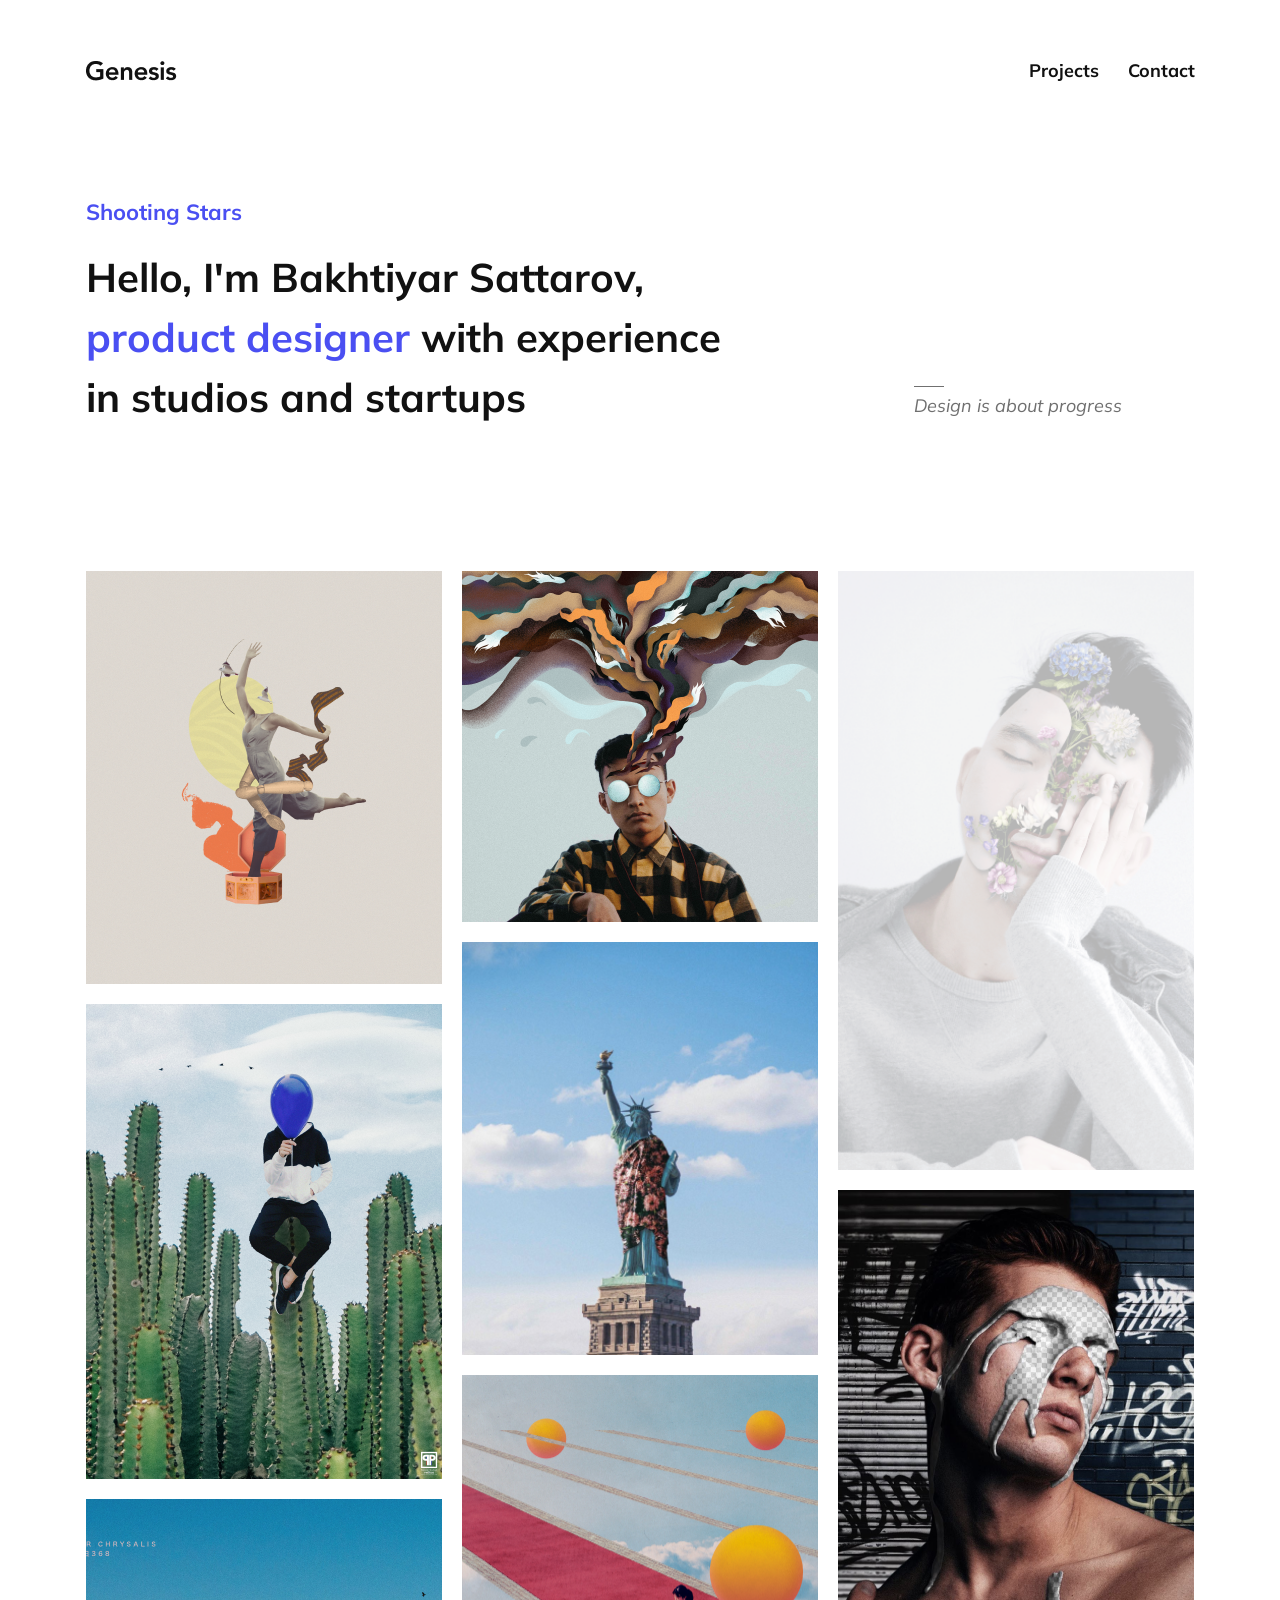
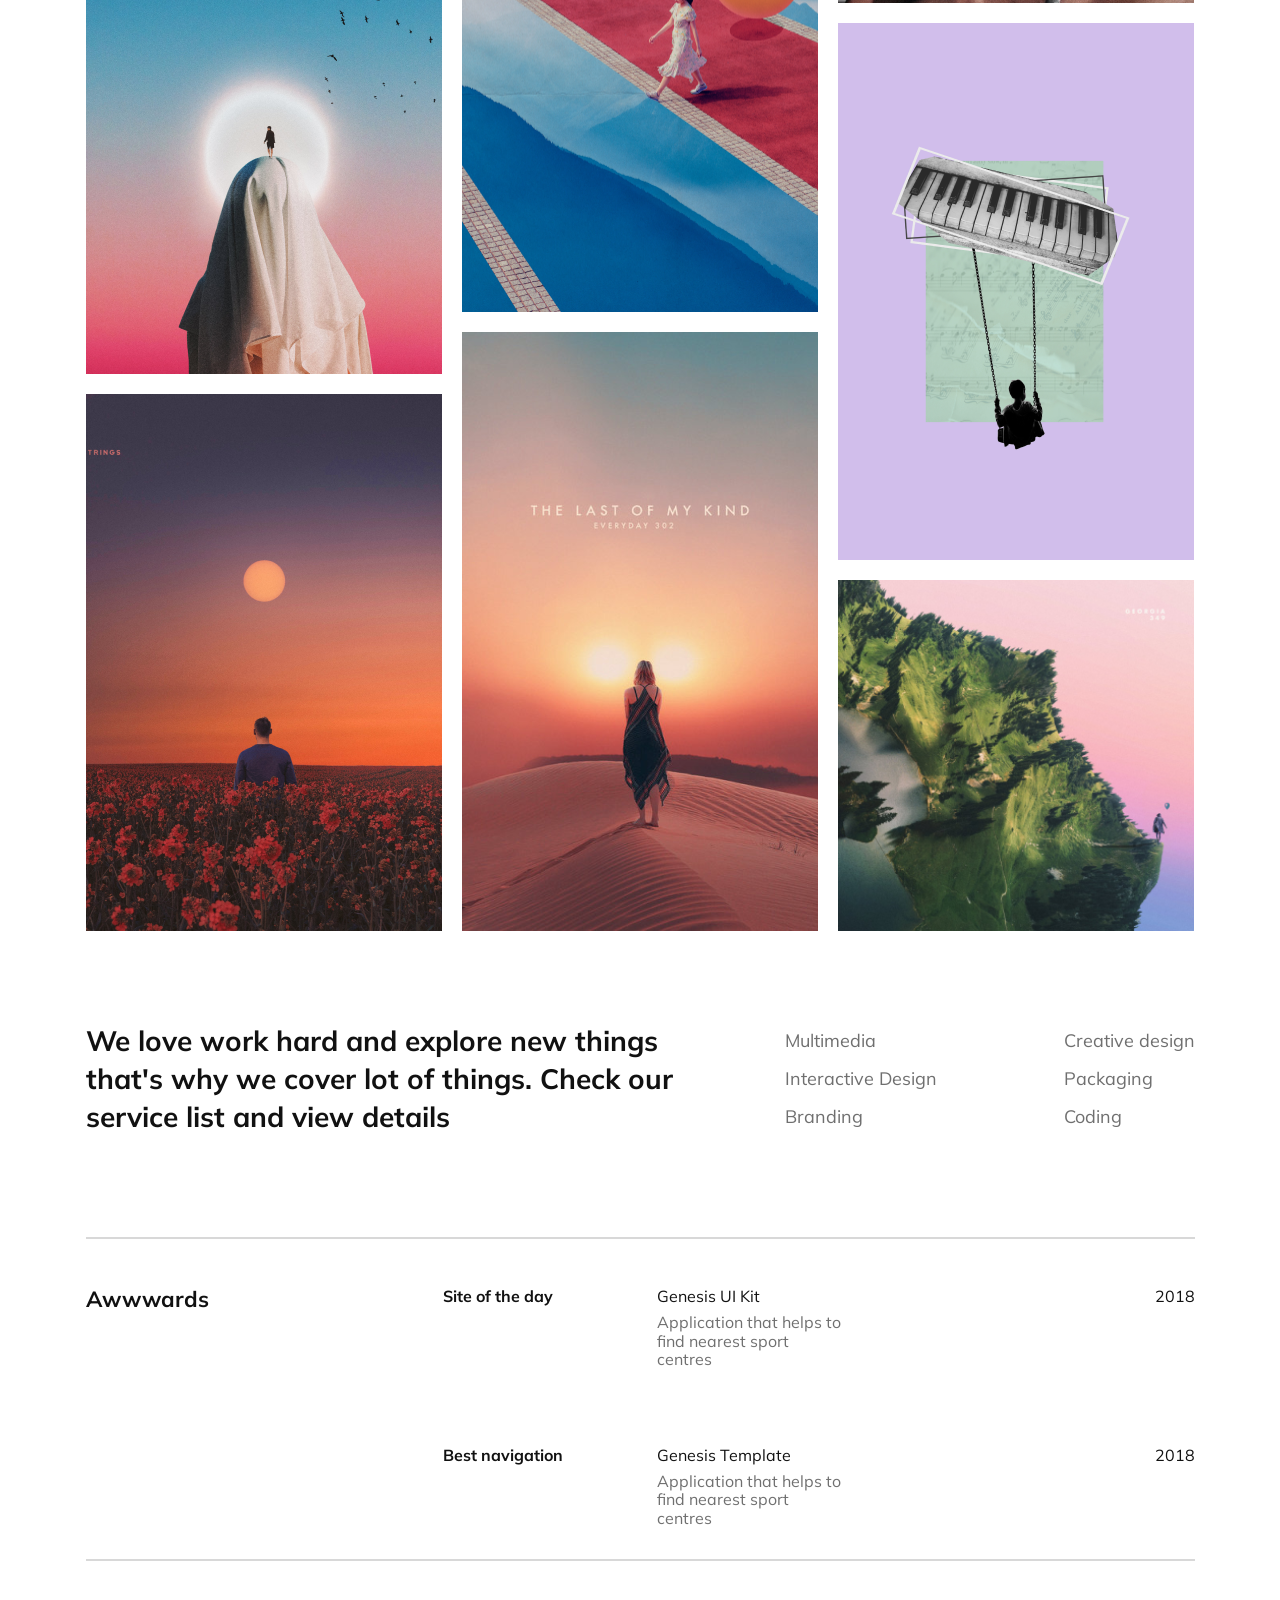
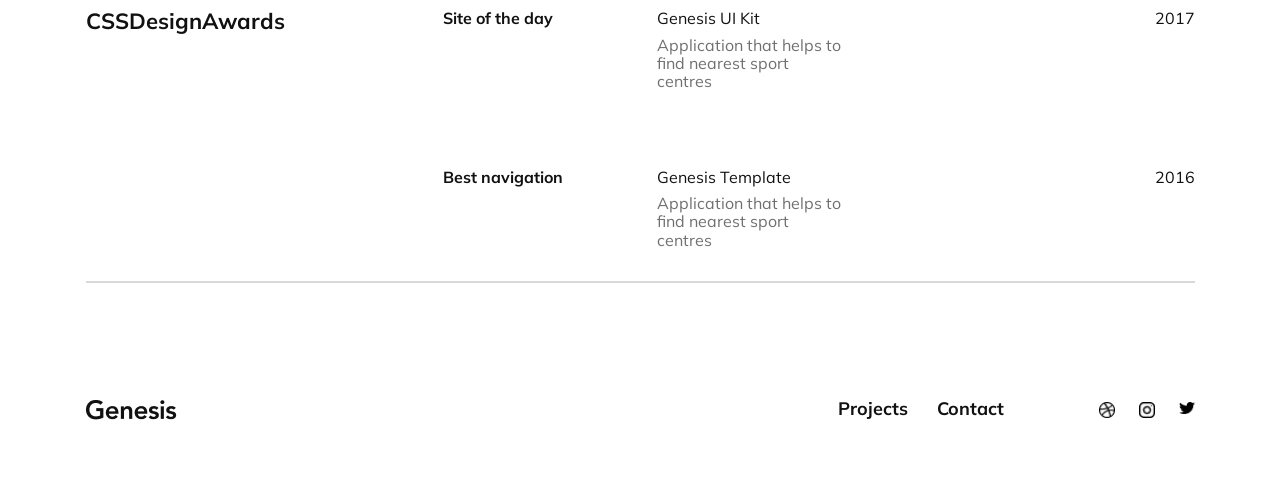
<file: index.html>
<!DOCTYPE html>
<html lang="en">
<head>
  <meta charset="UTF-8">
  <meta name="viewport" content="width=device-width, initial-scale=1.0">
  <title>Genesis</title>
  <link rel="stylesheet" href="styles/normalize.css">
  <link rel="preconnect" href="https://fonts.googleapis.com">
<link rel="preconnect" href="https://fonts.gstatic.com" crossorigin>
<link href="https://fonts.googleapis.com/css2?family=Mulish:ital,wght@0,200..1000;1,200..1000&display=swap" rel="stylesheet">
  <link rel="stylesheet" href="styles/index.css">
</head>
<body>
  <header class="header">
  <a class="header_logo" href="index.html">
  <img src="images/Logo.png" alt="Genesis">
</a>
  <nav class="nav">
    <ul class="nav_list">
      <li class="nav_li"><a class="nav_link" href="pages/project.html">Projects</a></li>
      <li class="nav_li"><a class="nav_link" href="pages/contact.html">Contact</a></li>
    </ul>
  </nav>
</header>

<main>
  <section class="hero">
    <div class="hero_text">
      <p class="hero_label">Shooting Stars</p>
      <h1 class="hero_title">
        Hello, I'm Bakhtiyar Sattarov,
        <span class="hero_highlight">product designer</span>
        with experience in studios and startups
      </h1>
    </div>
    <div class="hero_quote">
  <span class="hero_line"></span>
  <p class="hero_quoteText">Design is about progress</p>
</div>
  </section>

  <section class="grid__position">
  <div class="grid__container">
    <div class="grid__image-one column-left"><img src="images/image1.png" alt="Portfolio Image"></div>
    <div class="grid__image-two column-middle"><img src="images/image2.png" alt="Portfolio Image"></div>
    <div class="grid__image-three column-right"><img src="images/image3.png" alt="Portfolio Image"></div>
    <div class="grid__image-four column-left"><img src="images/image4.png" alt="Portfolio Image"></div>
    <div class="grid__image-five column-middle"><img src="images/image5.png" alt="Portfolio Image"></div>
    <div class="grid__image-six column-right"><img src="images/image6.png" alt="Portfolio Image"></div>
    <div class="grid__image-seven column-left"><img src="images/image7.png" alt="Portfolio Image"></div>
    <div class="grid__image-eight column-middle"><img src="images/image8.png" alt="Portfolio Image"></div>
    <div class="grid__image-nine column-right"><img src="images/image9.png" alt="Portfolio Image"></div>
    <div class="grid__image-ten column-left"><img src="images/image10.png" alt="Portfolio Image"></div>
    <div class="grid__image-eleven column-middle"><img src="images/image11.png" alt="Portfolio Image"></div>
    <div class="grid__image-twelve column-right"><img src="images/image12.png" alt="Portfolio Image"></div>
  </div>
</section>

<section class="services">
  <h2 class="services_title">We love work hard and explore new things that's why we cover lot of things. Check our service list and view details</h2>

  <div class="services_lists">
    <ul class="services_list">
      <li>Multimedia</li>
      <li>Interactive Design</li>
      <li>Branding</li>
    </ul>
    <ul class="services_list">
      <li>Creative design</li>
      <li>Packaging</li>
      <li>Coding</li>
    </ul>
  </div>
</section>

<section class="awards">

  <div class="awards_block">
    <h3 class="awards_site">Awwwards</h3>
    <div class="awards_items">
      <div class="awards_item">
        <p class="awards_category">Site of the day</p>
        <div class="awards_project">
          <p class="awards_name">Genesis UI Kit</p>
          <p class="awards_text">Application that helps to find nearest sport centres</p>
        </div>
        <p class="awards_year">2018</p>
      </div>
      <div class="awards_item">
        <p class="awards_category">Best navigation</p>
        <div class="awards_project">
          <p class="awards_name">Genesis Template</p>
          <p class="awards_text">Application that helps to find nearest sport centres</p>
        </div>
        <p class="awards_year">2018</p>
      </div>
    </div>
  </div>

   <div class="awards_block">
    <h3 class="awards_site">CSSDesignAwards</h3>
    <div class="awards_items">
      <div class="awards_item">
        <p class="awards_category">Site of the day</p>
        <div class="awards_project">
          <p class="awards_name">Genesis UI Kit</p>
          <p class="awards_text">Application that helps to find nearest sport centres</p>
        </div>
        <p class="awards_year">2017</p>
      </div>
      <div class="awards_item">
        <p class="awards_category">Best navigation</p>
        <div class="awards_project">
          <p class="awards_name">Genesis Template</p>
          <p class="awards_text">Application that helps to find nearest sport centres</p>
        </div>
        <p class="awards_year">2016</p>
      </div>
    </div>
  </div>

</section>

  

</section>


</main>

<footer class="footer">
  <a class="footer_logo" href="index.html">
    <img src="images/Logo.png" alt="Genesis">
  </a>

  <div class="footer_right">
    <nav class="nav">
      <ul class="nav_list">
        <li class="nav_li"><a class="nav_link" href="pages/project.html">Projects</a></li>
        <li class="nav_li"><a class="nav_link" href="pages/contact.html">Contact</a></li>
      </ul>
    </nav>

    <ul class="footer_social">
      <li><a href="#"><img src="images/dribbble.png" alt="Dribbble"></a></li>
      <li><a href="#"><img src="images/instagram.png" alt="Instagram"></a></li>
      <li><a href="#"><img src="images/twitter.png" alt="Twitter"></a></li>
    </ul>
  </div>
</footer>
  
</body>
</html>
</file>
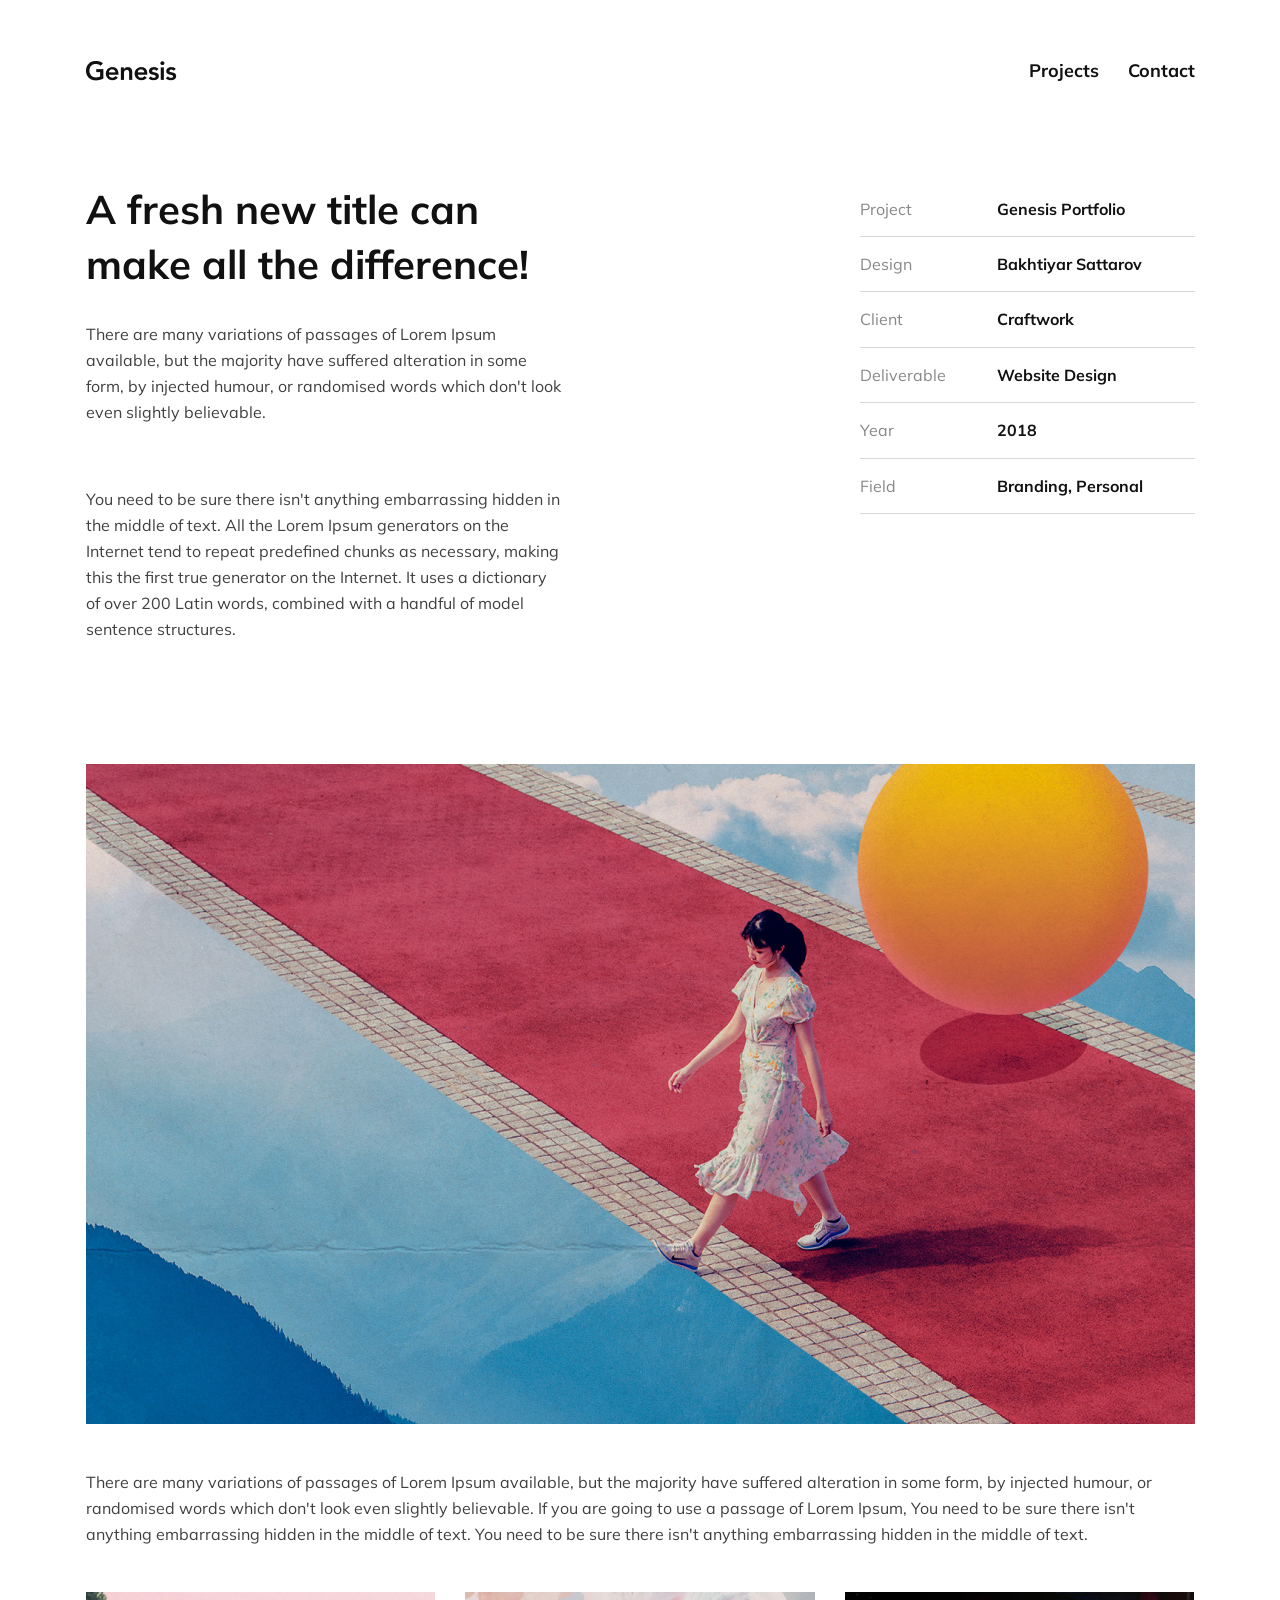
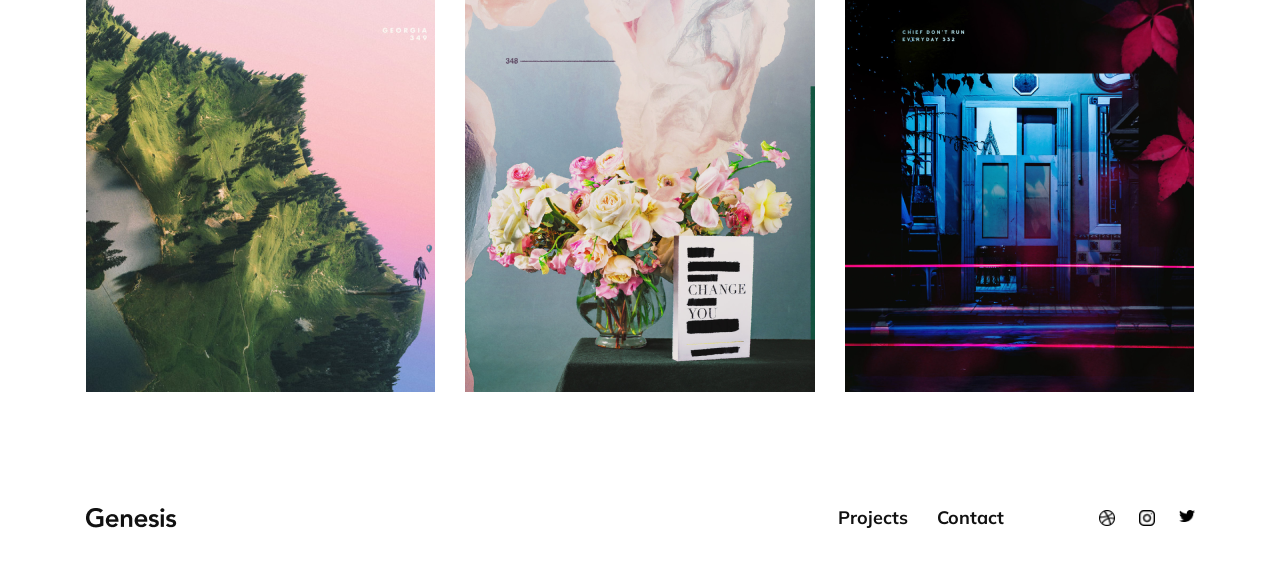
<file: pages/project.html>
<!DOCTYPE html>
<html lang="en">
<head>
  <meta charset="UTF-8">
  <meta name="viewport" content="width=device-width, initial-scale=1.0">
  <title>Project Details</title>
  <link rel="stylesheet" href="../styles/normalize.css">
  <link href="https://fonts.googleapis.com/css2?family=Mulish:ital,wght@0,200..1000;1,200..1000&display=swap" rel="stylesheet">
  <link rel="stylesheet" href="../styles/index.css">
</head>
<body>

  <header class="header">
    <a class="header_logo" href="../index.html">
      <img src="../images/Logo.png" alt="Genesis">
    </a>
    <nav class="nav">
      <ul class="nav_list">
        <li class="nav_li"><a class="nav_link" href="project.html">Projects</a></li>
        <li class="nav_li"><a class="nav_link" href="contact.html">Contact</a></li>
      </ul>
    </nav>
  </header>

  <main>
    <section class="intro">
  <div class="intro_text">
    <h1 class="intro_title">A fresh new title can make all the difference!</h1>
    <p class="intro_paragraph">There are many variations of passages of Lorem Ipsum available, but the majority have suffered alteration in some form, by injected humour, or randomised words which don't look even slightly believable.</p>
    <p class="intro_paragraph">You need to be sure there isn't anything embarrassing hidden in the middle of text. All the Lorem Ipsum generators on the Internet tend to repeat predefined chunks as necessary, making this the first true generator on the Internet. It uses a dictionary of over 200 Latin words, combined with a handful of model sentence structures.</p>
  </div>

  <ul class="intro_info">
    <li class="intro_row"><span class="intro_label">Project</span><span class="intro_value">Genesis Portfolio</span></li>
    <li class="intro_row"><span class="intro_label">Design</span><span class="intro_value">Bakhtiyar Sattarov</span></li>
    <li class="intro_row"><span class="intro_label">Client</span><span class="intro_value">Craftwork</span></li>
    <li class="intro_row"><span class="intro_label">Deliverable</span><span class="intro_value">Website Design</span></li>
    <li class="intro_row"><span class="intro_label">Year</span><span class="intro_value">2018</span></li>
    <li class="intro_row"><span class="intro_label">Field</span><span class="intro_value">Branding, Personal</span></li>
  </ul>
</section>


<section class="feature">
  <img class="feature_img" src="../images/project-main.png" alt="Woman walking on a red path">
  <p class="feature_text">There are many variations of passages of Lorem Ipsum available, but the majority have suffered alteration in some form, by injected humour, or randomised words which don't look even slightly believable. If you are going to use a passage of Lorem Ipsum, You need to be sure there isn't anything embarrassing hidden in the middle of text. You need to be sure there isn't anything embarrassing hidden in the middle of text.</p>
</section>

<section class="related">
  <img class="related_img" src="../images/project-1.png" alt="Green island against a pink sky">
  <img class="related_img" src="../images/project-2.png" alt="Flowers in a vase">
  <img class="related_img" src="../images/project-3.png" alt="Blue lit doorway">
</section>

  </main>

  <footer class="footer">
    <a class="footer_logo" href="../index.html">
      <img src="../images/Logo.png" alt="Genesis">
    </a>
    <div class="footer_right">
      <nav class="nav">
        <ul class="nav_list">
          <li class="nav_li"><a class="nav_link" href="project.html">Projects</a></li>
          <li class="nav_li"><a class="nav_link" href="contact.html">Contact</a></li>
        </ul>
      </nav>
      <ul class="footer_social">
        <li><a href="#"><img src="../images/dribbble.png" alt="Dribbble"></a></li>
        <li><a href="#"><img src="../images/instagram.png" alt="Instagram"></a></li>
        <li><a href="#"><img src="../images/twitter.png" alt="Twitter"></a></li>
      </ul>
    </div>
  </footer>

</body>
</html>
</file>
<file: styles/index.css>
.header{color:#111111;display:-webkit-box;display:-ms-flexbox;display:flex;-webkit-box-pack:justify;-ms-flex-pack:justify;justify-content:space-between;-webkit-box-align:center;-ms-flex-align:center;align-items:center;padding-top:61px}.header_logo{color:#111111;text-decoration:none}img{display:block}.nav_list{display:-webkit-box;display:-ms-flexbox;display:flex;gap:29px;list-style:none;margin:0;padding:0}.nav_link{color:#111111;text-decoration:none;font-size:18px;font-weight:700}.hero{display:-webkit-box;display:-ms-flexbox;display:flex;-webkit-box-pack:justify;-ms-flex-pack:justify;justify-content:space-between;-webkit-box-align:end;-ms-flex-align:end;align-items:flex-end;padding-top:96px}.hero_label{color:#4a4ff2;font-size:22px;font-weight:700}.hero_title{font-size:40px;font-weight:700;line-height:60px;max-width:635px;margin:0}.hero_highlight{color:#4a4ff2}.hero_quote{display:-webkit-box;display:-ms-flexbox;display:flex;-webkit-box-orient:vertical;-webkit-box-direction:normal;-ms-flex-direction:column;flex-direction:column;gap:9px;margin-right:73px;margin-bottom:10px}.hero_line{width:30px;height:1px;background:#111111;opacity:0.6}.hero_quoteText{font-size:18px;font-style:italic;opacity:0.6;margin:0}.grid__position{padding-top:144px}.grid__container{width:100%;height:1960px;display:-ms-grid;display:grid;-ms-grid-columns:1fr 20px 1fr 20px 1fr 20px 1fr 20px 1fr 20px 1fr 20px 1fr 20px 1fr 20px 1fr;grid-template-columns:repeat(9,1fr);-ms-grid-rows:1fr 20px 1fr 20px 1fr 20px 1fr 20px 1fr 20px 1fr 20px 1fr 20px 1fr 20px 1fr 20px 1fr 20px 1fr 20px 1fr 20px 1fr 20px 1fr 20px 1fr 20px 1fr 20px 1fr 20px 1fr 20px 1fr 20px 1fr 20px 1fr 20px 1fr 20px 1fr 20px 1fr 20px 1fr 20px 1fr 20px 1fr 20px 1fr 20px 1fr 20px 1fr 20px 1fr 20px 1fr;grid-template-rows:repeat(32,1fr);grid-gap:20px}.grid__container>:first-child{-ms-grid-row:1;-ms-grid-column:1}.grid__container>:nth-child(2){-ms-grid-row:1;-ms-grid-column:3}.grid__container>:nth-child(3){-ms-grid-row:1;-ms-grid-column:5}.grid__container>:nth-child(4){-ms-grid-row:1;-ms-grid-column:7}.grid__container>:nth-child(5){-ms-grid-row:1;-ms-grid-column:9}.grid__container>:nth-child(6){-ms-grid-row:1;-ms-grid-column:11}.grid__container>:nth-child(7){-ms-grid-row:1;-ms-grid-column:13}.grid__container>:nth-child(8){-ms-grid-row:1;-ms-grid-column:15}.grid__container>:nth-child(9){-ms-grid-row:1;-ms-grid-column:17}.grid__container>:nth-child(10){-ms-grid-row:3;-ms-grid-column:1}.grid__container>:nth-child(11){-ms-grid-row:3;-ms-grid-column:3}.grid__container>:nth-child(12){-ms-grid-row:3;-ms-grid-column:5}.grid__container>:nth-child(13){-ms-grid-row:3;-ms-grid-column:7}.grid__container>:nth-child(14){-ms-grid-row:3;-ms-grid-column:9}.grid__container>:nth-child(15){-ms-grid-row:3;-ms-grid-column:11}.grid__container>:nth-child(16){-ms-grid-row:3;-ms-grid-column:13}.grid__container>:nth-child(17){-ms-grid-row:3;-ms-grid-column:15}.grid__container>:nth-child(18){-ms-grid-row:3;-ms-grid-column:17}.grid__container>:nth-child(19){-ms-grid-row:5;-ms-grid-column:1}.grid__container>:nth-child(20){-ms-grid-row:5;-ms-grid-column:3}.grid__container>:nth-child(21){-ms-grid-row:5;-ms-grid-column:5}.grid__container>:nth-child(22){-ms-grid-row:5;-ms-grid-column:7}.grid__container>:nth-child(23){-ms-grid-row:5;-ms-grid-column:9}.grid__container>:nth-child(24){-ms-grid-row:5;-ms-grid-column:11}.grid__container>:nth-child(25){-ms-grid-row:5;-ms-grid-column:13}.grid__container>:nth-child(26){-ms-grid-row:5;-ms-grid-column:15}.grid__container>:nth-child(27){-ms-grid-row:5;-ms-grid-column:17}.grid__container>:nth-child(28){-ms-grid-row:7;-ms-grid-column:1}.grid__container>:nth-child(29){-ms-grid-row:7;-ms-grid-column:3}.grid__container>:nth-child(30){-ms-grid-row:7;-ms-grid-column:5}.grid__container>:nth-child(31){-ms-grid-row:7;-ms-grid-column:7}.grid__container>:nth-child(32){-ms-grid-row:7;-ms-grid-column:9}.grid__container>:nth-child(33){-ms-grid-row:7;-ms-grid-column:11}.grid__container>:nth-child(34){-ms-grid-row:7;-ms-grid-column:13}.grid__container>:nth-child(35){-ms-grid-row:7;-ms-grid-column:15}.grid__container>:nth-child(36){-ms-grid-row:7;-ms-grid-column:17}.grid__container>:nth-child(37){-ms-grid-row:9;-ms-grid-column:1}.grid__container>:nth-child(38){-ms-grid-row:9;-ms-grid-column:3}.grid__container>:nth-child(39){-ms-grid-row:9;-ms-grid-column:5}.grid__container>:nth-child(40){-ms-grid-row:9;-ms-grid-column:7}.grid__container>:nth-child(41){-ms-grid-row:9;-ms-grid-column:9}.grid__container>:nth-child(42){-ms-grid-row:9;-ms-grid-column:11}.grid__container>:nth-child(43){-ms-grid-row:9;-ms-grid-column:13}.grid__container>:nth-child(44){-ms-grid-row:9;-ms-grid-column:15}.grid__container>:nth-child(45){-ms-grid-row:9;-ms-grid-column:17}.grid__container>:nth-child(46){-ms-grid-row:11;-ms-grid-column:1}.grid__container>:nth-child(47){-ms-grid-row:11;-ms-grid-column:3}.grid__container>:nth-child(48){-ms-grid-row:11;-ms-grid-column:5}.grid__container>:nth-child(49){-ms-grid-row:11;-ms-grid-column:7}.grid__container>:nth-child(50){-ms-grid-row:11;-ms-grid-column:9}.grid__container>:nth-child(51){-ms-grid-row:11;-ms-grid-column:11}.grid__container>:nth-child(52){-ms-grid-row:11;-ms-grid-column:13}.grid__container>:nth-child(53){-ms-grid-row:11;-ms-grid-column:15}.grid__container>:nth-child(54){-ms-grid-row:11;-ms-grid-column:17}.grid__container>:nth-child(55){-ms-grid-row:13;-ms-grid-column:1}.grid__container>:nth-child(56){-ms-grid-row:13;-ms-grid-column:3}.grid__container>:nth-child(57){-ms-grid-row:13;-ms-grid-column:5}.grid__container>:nth-child(58){-ms-grid-row:13;-ms-grid-column:7}.grid__container>:nth-child(59){-ms-grid-row:13;-ms-grid-column:9}.grid__container>:nth-child(60){-ms-grid-row:13;-ms-grid-column:11}.grid__container>:nth-child(61){-ms-grid-row:13;-ms-grid-column:13}.grid__container>:nth-child(62){-ms-grid-row:13;-ms-grid-column:15}.grid__container>:nth-child(63){-ms-grid-row:13;-ms-grid-column:17}.grid__container>:nth-child(64){-ms-grid-row:15;-ms-grid-column:1}.grid__container>:nth-child(65){-ms-grid-row:15;-ms-grid-column:3}.grid__container>:nth-child(66){-ms-grid-row:15;-ms-grid-column:5}.grid__container>:nth-child(67){-ms-grid-row:15;-ms-grid-column:7}.grid__container>:nth-child(68){-ms-grid-row:15;-ms-grid-column:9}.grid__container>:nth-child(69){-ms-grid-row:15;-ms-grid-column:11}.grid__container>:nth-child(70){-ms-grid-row:15;-ms-grid-column:13}.grid__container>:nth-child(71){-ms-grid-row:15;-ms-grid-column:15}.grid__container>:nth-child(72){-ms-grid-row:15;-ms-grid-column:17}.grid__container>:nth-child(73){-ms-grid-row:17;-ms-grid-column:1}.grid__container>:nth-child(74){-ms-grid-row:17;-ms-grid-column:3}.grid__container>:nth-child(75){-ms-grid-row:17;-ms-grid-column:5}.grid__container>:nth-child(76){-ms-grid-row:17;-ms-grid-column:7}.grid__container>:nth-child(77){-ms-grid-row:17;-ms-grid-column:9}.grid__container>:nth-child(78){-ms-grid-row:17;-ms-grid-column:11}.grid__container>:nth-child(79){-ms-grid-row:17;-ms-grid-column:13}.grid__container>:nth-child(80){-ms-grid-row:17;-ms-grid-column:15}.grid__container>:nth-child(81){-ms-grid-row:17;-ms-grid-column:17}.grid__container>:nth-child(82){-ms-grid-row:19;-ms-grid-column:1}.grid__container>:nth-child(83){-ms-grid-row:19;-ms-grid-column:3}.grid__container>:nth-child(84){-ms-grid-row:19;-ms-grid-column:5}.grid__container>:nth-child(85){-ms-grid-row:19;-ms-grid-column:7}.grid__container>:nth-child(86){-ms-grid-row:19;-ms-grid-column:9}.grid__container>:nth-child(87){-ms-grid-row:19;-ms-grid-column:11}.grid__container>:nth-child(88){-ms-grid-row:19;-ms-grid-column:13}.grid__container>:nth-child(89){-ms-grid-row:19;-ms-grid-column:15}.grid__container>:nth-child(90){-ms-grid-row:19;-ms-grid-column:17}.grid__container>:nth-child(91){-ms-grid-row:21;-ms-grid-column:1}.grid__container>:nth-child(92){-ms-grid-row:21;-ms-grid-column:3}.grid__container>:nth-child(93){-ms-grid-row:21;-ms-grid-column:5}.grid__container>:nth-child(94){-ms-grid-row:21;-ms-grid-column:7}.grid__container>:nth-child(95){-ms-grid-row:21;-ms-grid-column:9}.grid__container>:nth-child(96){-ms-grid-row:21;-ms-grid-column:11}.grid__container>:nth-child(97){-ms-grid-row:21;-ms-grid-column:13}.grid__container>:nth-child(98){-ms-grid-row:21;-ms-grid-column:15}.grid__container>:nth-child(99){-ms-grid-row:21;-ms-grid-column:17}.grid__container>:nth-child(100){-ms-grid-row:23;-ms-grid-column:1}.grid__container>:nth-child(101){-ms-grid-row:23;-ms-grid-column:3}.grid__container>:nth-child(102){-ms-grid-row:23;-ms-grid-column:5}.grid__container>:nth-child(103){-ms-grid-row:23;-ms-grid-column:7}.grid__container>:nth-child(104){-ms-grid-row:23;-ms-grid-column:9}.grid__container>:nth-child(105){-ms-grid-row:23;-ms-grid-column:11}.grid__container>:nth-child(106){-ms-grid-row:23;-ms-grid-column:13}.grid__container>:nth-child(107){-ms-grid-row:23;-ms-grid-column:15}.grid__container>:nth-child(108){-ms-grid-row:23;-ms-grid-column:17}.grid__container>:nth-child(109){-ms-grid-row:25;-ms-grid-column:1}.grid__container>:nth-child(110){-ms-grid-row:25;-ms-grid-column:3}.grid__container>:nth-child(111){-ms-grid-row:25;-ms-grid-column:5}.grid__container>:nth-child(112){-ms-grid-row:25;-ms-grid-column:7}.grid__container>:nth-child(113){-ms-grid-row:25;-ms-grid-column:9}.grid__container>:nth-child(114){-ms-grid-row:25;-ms-grid-column:11}.grid__container>:nth-child(115){-ms-grid-row:25;-ms-grid-column:13}.grid__container>:nth-child(116){-ms-grid-row:25;-ms-grid-column:15}.grid__container>:nth-child(117){-ms-grid-row:25;-ms-grid-column:17}.grid__container>:nth-child(118){-ms-grid-row:27;-ms-grid-column:1}.grid__container>:nth-child(119){-ms-grid-row:27;-ms-grid-column:3}.grid__container>:nth-child(120){-ms-grid-row:27;-ms-grid-column:5}.grid__container>:nth-child(121){-ms-grid-row:27;-ms-grid-column:7}.grid__container>:nth-child(122){-ms-grid-row:27;-ms-grid-column:9}.grid__container>:nth-child(123){-ms-grid-row:27;-ms-grid-column:11}.grid__container>:nth-child(124){-ms-grid-row:27;-ms-grid-column:13}.grid__container>:nth-child(125){-ms-grid-row:27;-ms-grid-column:15}.grid__container>:nth-child(126){-ms-grid-row:27;-ms-grid-column:17}.grid__container>:nth-child(127){-ms-grid-row:29;-ms-grid-column:1}.grid__container>:nth-child(128){-ms-grid-row:29;-ms-grid-column:3}.grid__container>:nth-child(129){-ms-grid-row:29;-ms-grid-column:5}.grid__container>:nth-child(130){-ms-grid-row:29;-ms-grid-column:7}.grid__container>:nth-child(131){-ms-grid-row:29;-ms-grid-column:9}.grid__container>:nth-child(132){-ms-grid-row:29;-ms-grid-column:11}.grid__container>:nth-child(133){-ms-grid-row:29;-ms-grid-column:13}.grid__container>:nth-child(134){-ms-grid-row:29;-ms-grid-column:15}.grid__container>:nth-child(135){-ms-grid-row:29;-ms-grid-column:17}.grid__container>:nth-child(136){-ms-grid-row:31;-ms-grid-column:1}.grid__container>:nth-child(137){-ms-grid-row:31;-ms-grid-column:3}.grid__container>:nth-child(138){-ms-grid-row:31;-ms-grid-column:5}.grid__container>:nth-child(139){-ms-grid-row:31;-ms-grid-column:7}.grid__container>:nth-child(140){-ms-grid-row:31;-ms-grid-column:9}.grid__container>:nth-child(141){-ms-grid-row:31;-ms-grid-column:11}.grid__container>:nth-child(142){-ms-grid-row:31;-ms-grid-column:13}.grid__container>:nth-child(143){-ms-grid-row:31;-ms-grid-column:15}.grid__container>:nth-child(144){-ms-grid-row:31;-ms-grid-column:17}.grid__container>:nth-child(145){-ms-grid-row:33;-ms-grid-column:1}.grid__container>:nth-child(146){-ms-grid-row:33;-ms-grid-column:3}.grid__container>:nth-child(147){-ms-grid-row:33;-ms-grid-column:5}.grid__container>:nth-child(148){-ms-grid-row:33;-ms-grid-column:7}.grid__container>:nth-child(149){-ms-grid-row:33;-ms-grid-column:9}.grid__container>:nth-child(150){-ms-grid-row:33;-ms-grid-column:11}.grid__container>:nth-child(151){-ms-grid-row:33;-ms-grid-column:13}.grid__container>:nth-child(152){-ms-grid-row:33;-ms-grid-column:15}.grid__container>:nth-child(153){-ms-grid-row:33;-ms-grid-column:17}.grid__container>:nth-child(154){-ms-grid-row:35;-ms-grid-column:1}.grid__container>:nth-child(155){-ms-grid-row:35;-ms-grid-column:3}.grid__container>:nth-child(156){-ms-grid-row:35;-ms-grid-column:5}.grid__container>:nth-child(157){-ms-grid-row:35;-ms-grid-column:7}.grid__container>:nth-child(158){-ms-grid-row:35;-ms-grid-column:9}.grid__container>:nth-child(159){-ms-grid-row:35;-ms-grid-column:11}.grid__container>:nth-child(160){-ms-grid-row:35;-ms-grid-column:13}.grid__container>:nth-child(161){-ms-grid-row:35;-ms-grid-column:15}.grid__container>:nth-child(162){-ms-grid-row:35;-ms-grid-column:17}.grid__container>:nth-child(163){-ms-grid-row:37;-ms-grid-column:1}.grid__container>:nth-child(164){-ms-grid-row:37;-ms-grid-column:3}.grid__container>:nth-child(165){-ms-grid-row:37;-ms-grid-column:5}.grid__container>:nth-child(166){-ms-grid-row:37;-ms-grid-column:7}.grid__container>:nth-child(167){-ms-grid-row:37;-ms-grid-column:9}.grid__container>:nth-child(168){-ms-grid-row:37;-ms-grid-column:11}.grid__container>:nth-child(169){-ms-grid-row:37;-ms-grid-column:13}.grid__container>:nth-child(170){-ms-grid-row:37;-ms-grid-column:15}.grid__container>:nth-child(171){-ms-grid-row:37;-ms-grid-column:17}.grid__container>:nth-child(172){-ms-grid-row:39;-ms-grid-column:1}.grid__container>:nth-child(173){-ms-grid-row:39;-ms-grid-column:3}.grid__container>:nth-child(174){-ms-grid-row:39;-ms-grid-column:5}.grid__container>:nth-child(175){-ms-grid-row:39;-ms-grid-column:7}.grid__container>:nth-child(176){-ms-grid-row:39;-ms-grid-column:9}.grid__container>:nth-child(177){-ms-grid-row:39;-ms-grid-column:11}.grid__container>:nth-child(178){-ms-grid-row:39;-ms-grid-column:13}.grid__container>:nth-child(179){-ms-grid-row:39;-ms-grid-column:15}.grid__container>:nth-child(180){-ms-grid-row:39;-ms-grid-column:17}.grid__container>:nth-child(181){-ms-grid-row:41;-ms-grid-column:1}.grid__container>:nth-child(182){-ms-grid-row:41;-ms-grid-column:3}.grid__container>:nth-child(183){-ms-grid-row:41;-ms-grid-column:5}.grid__container>:nth-child(184){-ms-grid-row:41;-ms-grid-column:7}.grid__container>:nth-child(185){-ms-grid-row:41;-ms-grid-column:9}.grid__container>:nth-child(186){-ms-grid-row:41;-ms-grid-column:11}.grid__container>:nth-child(187){-ms-grid-row:41;-ms-grid-column:13}.grid__container>:nth-child(188){-ms-grid-row:41;-ms-grid-column:15}.grid__container>:nth-child(189){-ms-grid-row:41;-ms-grid-column:17}.grid__container>:nth-child(190){-ms-grid-row:43;-ms-grid-column:1}.grid__container>:nth-child(191){-ms-grid-row:43;-ms-grid-column:3}.grid__container>:nth-child(192){-ms-grid-row:43;-ms-grid-column:5}.grid__container>:nth-child(193){-ms-grid-row:43;-ms-grid-column:7}.grid__container>:nth-child(194){-ms-grid-row:43;-ms-grid-column:9}.grid__container>:nth-child(195){-ms-grid-row:43;-ms-grid-column:11}.grid__container>:nth-child(196){-ms-grid-row:43;-ms-grid-column:13}.grid__container>:nth-child(197){-ms-grid-row:43;-ms-grid-column:15}.grid__container>:nth-child(198){-ms-grid-row:43;-ms-grid-column:17}.grid__container>:nth-child(199){-ms-grid-row:45;-ms-grid-column:1}.grid__container>:nth-child(200){-ms-grid-row:45;-ms-grid-column:3}.grid__container>:nth-child(201){-ms-grid-row:45;-ms-grid-column:5}.grid__container>:nth-child(202){-ms-grid-row:45;-ms-grid-column:7}.grid__container>:nth-child(203){-ms-grid-row:45;-ms-grid-column:9}.grid__container>:nth-child(204){-ms-grid-row:45;-ms-grid-column:11}.grid__container>:nth-child(205){-ms-grid-row:45;-ms-grid-column:13}.grid__container>:nth-child(206){-ms-grid-row:45;-ms-grid-column:15}.grid__container>:nth-child(207){-ms-grid-row:45;-ms-grid-column:17}.grid__container>:nth-child(208){-ms-grid-row:47;-ms-grid-column:1}.grid__container>:nth-child(209){-ms-grid-row:47;-ms-grid-column:3}.grid__container>:nth-child(210){-ms-grid-row:47;-ms-grid-column:5}.grid__container>:nth-child(211){-ms-grid-row:47;-ms-grid-column:7}.grid__container>:nth-child(212){-ms-grid-row:47;-ms-grid-column:9}.grid__container>:nth-child(213){-ms-grid-row:47;-ms-grid-column:11}.grid__container>:nth-child(214){-ms-grid-row:47;-ms-grid-column:13}.grid__container>:nth-child(215){-ms-grid-row:47;-ms-grid-column:15}.grid__container>:nth-child(216){-ms-grid-row:47;-ms-grid-column:17}.grid__container>:nth-child(217){-ms-grid-row:49;-ms-grid-column:1}.grid__container>:nth-child(218){-ms-grid-row:49;-ms-grid-column:3}.grid__container>:nth-child(219){-ms-grid-row:49;-ms-grid-column:5}.grid__container>:nth-child(220){-ms-grid-row:49;-ms-grid-column:7}.grid__container>:nth-child(221){-ms-grid-row:49;-ms-grid-column:9}.grid__container>:nth-child(222){-ms-grid-row:49;-ms-grid-column:11}.grid__container>:nth-child(223){-ms-grid-row:49;-ms-grid-column:13}.grid__container>:nth-child(224){-ms-grid-row:49;-ms-grid-column:15}.grid__container>:nth-child(225){-ms-grid-row:49;-ms-grid-column:17}.grid__container>:nth-child(226){-ms-grid-row:51;-ms-grid-column:1}.grid__container>:nth-child(227){-ms-grid-row:51;-ms-grid-column:3}.grid__container>:nth-child(228){-ms-grid-row:51;-ms-grid-column:5}.grid__container>:nth-child(229){-ms-grid-row:51;-ms-grid-column:7}.grid__container>:nth-child(230){-ms-grid-row:51;-ms-grid-column:9}.grid__container>:nth-child(231){-ms-grid-row:51;-ms-grid-column:11}.grid__container>:nth-child(232){-ms-grid-row:51;-ms-grid-column:13}.grid__container>:nth-child(233){-ms-grid-row:51;-ms-grid-column:15}.grid__container>:nth-child(234){-ms-grid-row:51;-ms-grid-column:17}.grid__container>:nth-child(235){-ms-grid-row:53;-ms-grid-column:1}.grid__container>:nth-child(236){-ms-grid-row:53;-ms-grid-column:3}.grid__container>:nth-child(237){-ms-grid-row:53;-ms-grid-column:5}.grid__container>:nth-child(238){-ms-grid-row:53;-ms-grid-column:7}.grid__container>:nth-child(239){-ms-grid-row:53;-ms-grid-column:9}.grid__container>:nth-child(240){-ms-grid-row:53;-ms-grid-column:11}.grid__container>:nth-child(241){-ms-grid-row:53;-ms-grid-column:13}.grid__container>:nth-child(242){-ms-grid-row:53;-ms-grid-column:15}.grid__container>:nth-child(243){-ms-grid-row:53;-ms-grid-column:17}.grid__container>:nth-child(244){-ms-grid-row:55;-ms-grid-column:1}.grid__container>:nth-child(245){-ms-grid-row:55;-ms-grid-column:3}.grid__container>:nth-child(246){-ms-grid-row:55;-ms-grid-column:5}.grid__container>:nth-child(247){-ms-grid-row:55;-ms-grid-column:7}.grid__container>:nth-child(248){-ms-grid-row:55;-ms-grid-column:9}.grid__container>:nth-child(249){-ms-grid-row:55;-ms-grid-column:11}.grid__container>:nth-child(250){-ms-grid-row:55;-ms-grid-column:13}.grid__container>:nth-child(251){-ms-grid-row:55;-ms-grid-column:15}.grid__container>:nth-child(252){-ms-grid-row:55;-ms-grid-column:17}.grid__container>:nth-child(253){-ms-grid-row:57;-ms-grid-column:1}.grid__container>:nth-child(254){-ms-grid-row:57;-ms-grid-column:3}.grid__container>:nth-child(255){-ms-grid-row:57;-ms-grid-column:5}.grid__container>:nth-child(256){-ms-grid-row:57;-ms-grid-column:7}.grid__container>:nth-child(257){-ms-grid-row:57;-ms-grid-column:9}.grid__container>:nth-child(258){-ms-grid-row:57;-ms-grid-column:11}.grid__container>:nth-child(259){-ms-grid-row:57;-ms-grid-column:13}.grid__container>:nth-child(260){-ms-grid-row:57;-ms-grid-column:15}.grid__container>:nth-child(261){-ms-grid-row:57;-ms-grid-column:17}.grid__container>:nth-child(262){-ms-grid-row:59;-ms-grid-column:1}.grid__container>:nth-child(263){-ms-grid-row:59;-ms-grid-column:3}.grid__container>:nth-child(264){-ms-grid-row:59;-ms-grid-column:5}.grid__container>:nth-child(265){-ms-grid-row:59;-ms-grid-column:7}.grid__container>:nth-child(266){-ms-grid-row:59;-ms-grid-column:9}.grid__container>:nth-child(267){-ms-grid-row:59;-ms-grid-column:11}.grid__container>:nth-child(268){-ms-grid-row:59;-ms-grid-column:13}.grid__container>:nth-child(269){-ms-grid-row:59;-ms-grid-column:15}.grid__container>:nth-child(270){-ms-grid-row:59;-ms-grid-column:17}.grid__container>:nth-child(271){-ms-grid-row:61;-ms-grid-column:1}.grid__container>:nth-child(272){-ms-grid-row:61;-ms-grid-column:3}.grid__container>:nth-child(273){-ms-grid-row:61;-ms-grid-column:5}.grid__container>:nth-child(274){-ms-grid-row:61;-ms-grid-column:7}.grid__container>:nth-child(275){-ms-grid-row:61;-ms-grid-column:9}.grid__container>:nth-child(276){-ms-grid-row:61;-ms-grid-column:11}.grid__container>:nth-child(277){-ms-grid-row:61;-ms-grid-column:13}.grid__container>:nth-child(278){-ms-grid-row:61;-ms-grid-column:15}.grid__container>:nth-child(279){-ms-grid-row:61;-ms-grid-column:17}.grid__container>:nth-child(280){-ms-grid-row:63;-ms-grid-column:1}.grid__container>:nth-child(281){-ms-grid-row:63;-ms-grid-column:3}.grid__container>:nth-child(282){-ms-grid-row:63;-ms-grid-column:5}.grid__container>:nth-child(283){-ms-grid-row:63;-ms-grid-column:7}.grid__container>:nth-child(284){-ms-grid-row:63;-ms-grid-column:9}.grid__container>:nth-child(285){-ms-grid-row:63;-ms-grid-column:11}.grid__container>:nth-child(286){-ms-grid-row:63;-ms-grid-column:13}.grid__container>:nth-child(287){-ms-grid-row:63;-ms-grid-column:15}.grid__container>:nth-child(288){-ms-grid-row:63;-ms-grid-column:17}.grid__container img{width:100%;height:100%;-o-object-fit:cover;object-fit:cover}.grid__image-one{-ms-grid-row:1;-ms-grid-row-span:7;grid-row:1/8}.grid__image-two{-ms-grid-row:1;-ms-grid-row-span:6;grid-row:1/7}.grid__image-three{-ms-grid-row:1;-ms-grid-row-span:10;grid-row:1/11}.grid__image-four{-ms-grid-row:8;-ms-grid-row-span:8;grid-row:8/16}.grid__image-five{-ms-grid-row:7;-ms-grid-row-span:7;grid-row:7/14}.grid__image-six{-ms-grid-row:11;-ms-grid-row-span:7;grid-row:11/18}.grid__image-seven{-ms-grid-row:16;-ms-grid-row-span:8;grid-row:16/24}.grid__image-eight{-ms-grid-row:14;-ms-grid-row-span:9;grid-row:14/23}.grid__image-nine{-ms-grid-row:18;-ms-grid-row-span:9;grid-row:18/27}.grid__image-ten{-ms-grid-row:24;-ms-grid-row-span:9;grid-row:24/33}.grid__image-eleven{-ms-grid-row:23;-ms-grid-row-span:10;grid-row:23/33}.grid__image-twelve{-ms-grid-row:27;-ms-grid-row-span:6;grid-row:27/33}.column-left{-ms-grid-column:1;-ms-grid-column-span:3;grid-column:1/4}.column-middle{-ms-grid-column:4;-ms-grid-column-span:3;grid-column:4/7}.column-right{-ms-grid-column:7;-ms-grid-column-span:3;grid-column:7/10}.services{display:-webkit-box;display:-ms-flexbox;display:flex;-webkit-box-pack:justify;-ms-flex-pack:justify;justify-content:space-between;padding-top:91px}.services_title{max-width:635px;font-size:28px;font-weight:700;line-height:38px;margin:0}.services_lists{display:-webkit-box;display:-ms-flexbox;display:flex;gap:127px}.services_list{list-style:none;margin:0;padding:0}.services_list li{font-size:18px;line-height:38px;opacity:0.6}.awards{padding-top:101px;border-bottom:2px solid #d8d8d8}.awards_block{display:-webkit-box;display:-ms-flexbox;display:flex;border-top:2px solid #d8d8d8;padding-top:48px;padding-bottom:32px}.awards_site{width:357px;margin:0;font-size:22px;font-weight:700}.awards_items{-webkit-box-flex:1;-ms-flex:1;flex:1;display:-webkit-box;display:-ms-flexbox;display:flex;-webkit-box-orient:vertical;-webkit-box-direction:normal;-ms-flex-direction:column;flex-direction:column;gap:77px}.awards_item{display:-webkit-box;display:-ms-flexbox;display:flex;-webkit-box-pack:justify;-ms-flex-pack:justify;justify-content:space-between}.awards_category{width:214px;margin:0;font-weight:700}.awards_project{-webkit-box-flex:1;-ms-flex:1;flex:1}.awards_name{margin:0 0 8px}.awards_text{max-width:190px;margin:0;font-size:16px;opacity:0.6}.awards_year{margin:0}.footer{display:-webkit-box;display:-ms-flexbox;display:flex;-webkit-box-pack:justify;-ms-flex-pack:justify;justify-content:space-between;-webkit-box-align:center;-ms-flex-align:center;align-items:center;padding:116px 0 60px}.footer_right{display:-webkit-box;display:-ms-flexbox;display:flex;-webkit-box-align:center;-ms-flex-align:center;align-items:center;gap:95px}.footer_social{display:-webkit-box;display:-ms-flexbox;display:flex;gap:24px;list-style:none;margin:0;padding:0}.footer_social img{display:block;width:16px}.intro{display:-webkit-box;display:-ms-flexbox;display:flex;-webkit-box-pack:justify;-ms-flex-pack:justify;justify-content:space-between;padding-top:100px}.intro_text{max-width:475px}.intro_title{font-size:40px;font-weight:700;line-height:55px;margin:0 0 29px}.intro_paragraph{font-size:16px;line-height:26px;opacity:0.8;margin:0 0 61px}.intro_info{width:335px;list-style:none;margin:0;padding:0}.intro_row{display:-webkit-box;display:-ms-flexbox;display:flex;border-bottom:1px solid #d8d8d8;padding:18px 0}.intro_label{width:137px;-ms-flex-negative:0;flex-shrink:0;opacity:0.5}.intro_value{font-weight:700}.feature{padding-top:61px}.feature_img{display:block;width:100%;height:660px;-o-object-fit:cover;object-fit:cover}.feature_text{font-size:16px;line-height:26px;opacity:0.8;margin:45px 0 0}.related{display:-ms-grid;display:grid;-ms-grid-columns:1fr 30px 1fr 30px 1fr;grid-template-columns:repeat(3,1fr);gap:30px;padding-top:45px}.related_img{display:block;width:100%;height:400px;-o-object-fit:cover;object-fit:cover}.contact{display:-webkit-box;display:-ms-flexbox;display:flex;-webkit-box-pack:justify;-ms-flex-pack:justify;justify-content:space-between;-webkit-box-align:start;-ms-flex-align:start;align-items:flex-start;padding-top:110px}.contact_text{max-width:475px}.contact_title{font-size:40px;font-weight:700;line-height:55px;margin:0 0 22px;max-width:420px}.contact_paragraph{max-width:445px;font-size:16px;line-height:26px;opacity:0.8;margin:0}.contact_form{width:475px;display:-webkit-box;display:-ms-flexbox;display:flex;-webkit-box-orient:vertical;-webkit-box-direction:normal;-ms-flex-direction:column;flex-direction:column;gap:46px}.contact_input{font-size:16px;border:none;border-bottom:1px solid rgba(151,151,151,0.3);padding:8px 0;resize:none}.contact_input:focus{outline:none;border-bottom-color:#4a4ff2}.contact_button{width:125px;-ms-flex-item-align:start;align-self:flex-start;font-size:16px;font-weight:700;color:#ffffff;background:#4a4ff2;border:none;padding:10px 38px;cursor:pointer}.map{padding-top:120px}.map_img{display:block;width:100%;height:570px;-o-object-fit:cover;object-fit:cover}body{font-family:"Mulish",sans-serif;color:#111111;max-width:1109px;margin:0 auto}
/*# sourceMappingURL=index.css.map */
</file>
